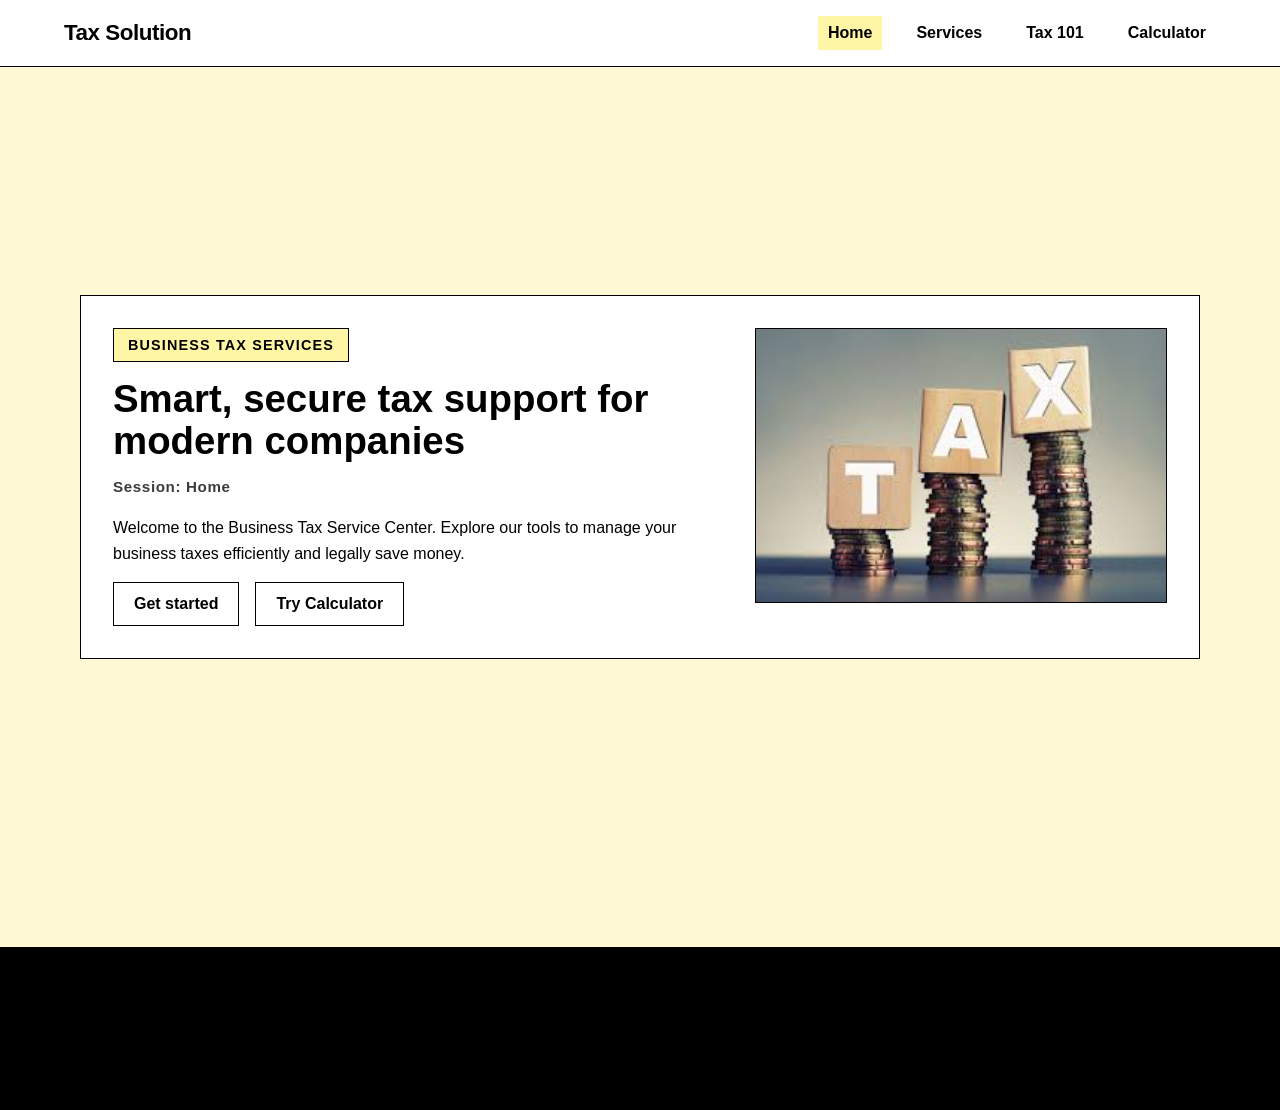
<file: index.html>
<!DOCTYPE html>
<html lang="en">
<head>
    <meta charset="UTF-8">
    <meta name="viewport" content="width=device-width, initial-scale=1.0">
    <title>Tax Solution</title>
    <link rel="stylesheet" href="Appearance/styles.css">
</head>
<body data-page="index">
    <nav class="navbar">
        <div class="nav-container">
            <a href="index.html" class="logo">Tax Solution</a>
            <ul class="nav-menu">
                <li><a href="index.html" class="active">Home</a></li>
                <li><a href="main.html">Services</a></li>
                <li><a href="tax-101.html">Tax 101</a></li>
                <li><a href="tax-calculator.html">Calculator</a></li>
            </ul>
        </div>
    </nav>

    <main class="page-content">
        <section class="hero-section" style="display: flex; align-items: center; justify-content: center; min-height: calc(100vh - 80px);">
            <div class="hero">
                <div class="hero-card">
                    <div class="hero-copy">
                        <p class="eyebrow">Business Tax Services</p>
                        <h1>Smart, secure tax support for modern companies</h1>
                        <p class="session-label">Session: Home</p>
                        <p id="message" class="message">Welcome to the Business Tax Service Center. Explore our tools to manage your business taxes efficiently and legally save money.</p>
                        <div style="display: flex; gap: 16px; flex-wrap: wrap;">
                            <button id="indexGetStarted" class="primary-button">Get started</button>
                            <button id="indexTryCalculator" class="secondary-button">Try Calculator</button>
                        </div>
                    </div>
                    <div class="hero-media">
                        <img src="Images and icons/main-page-photo.jpg" alt="Professional tax consultation">
                    </div>
                </div>
            </div>
        </section>
    </main>

    <footer class="footer">
        <div class="footer-content">
            <p>&copy; 2026 Tax Solution. Helping businesses save money legally.</p>
            <p>Not registered as a formal tax advisor. Consult with a professional for specific tax advice.</p>
        </div>
    </footer>

    <script src="Logic/script.js" defer></script>
</body>
</html>
</file>
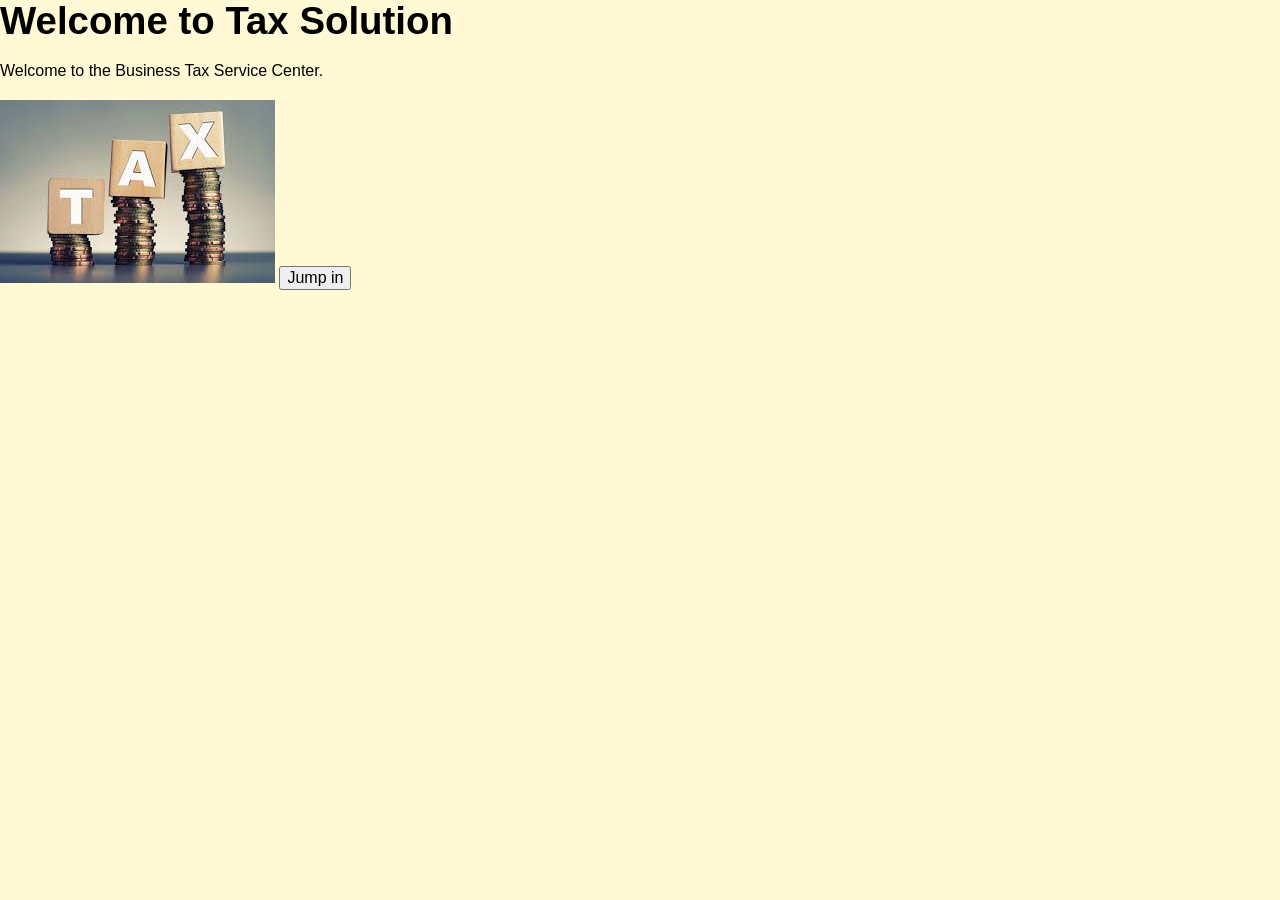
<file: Structure/index.html>
<!DOCTYPE html>
<html lang="en">
<head>
    <meta charset="UTF-8">
    <meta name="viewport" content="width=device-width, initial-scale=1.0">
    <title>tax solution</title>
    <link rel="stylesheet" href="../Appearance/styles.css">
</head>
<body>
 <div class="starter">
    <h1>Welcome to Tax Solution</h1>
    <p id="message" class="message">Welcome to the Business Tax Service Center.</p>
    <img src="../Images and icons/main-page-photo.jpg" alt="Main_Page_Photo">
    <button onclick="changeText()">Jump in</button>
    <script src="../Logic/script.js" defer></script>
</body>
</html>
</file>
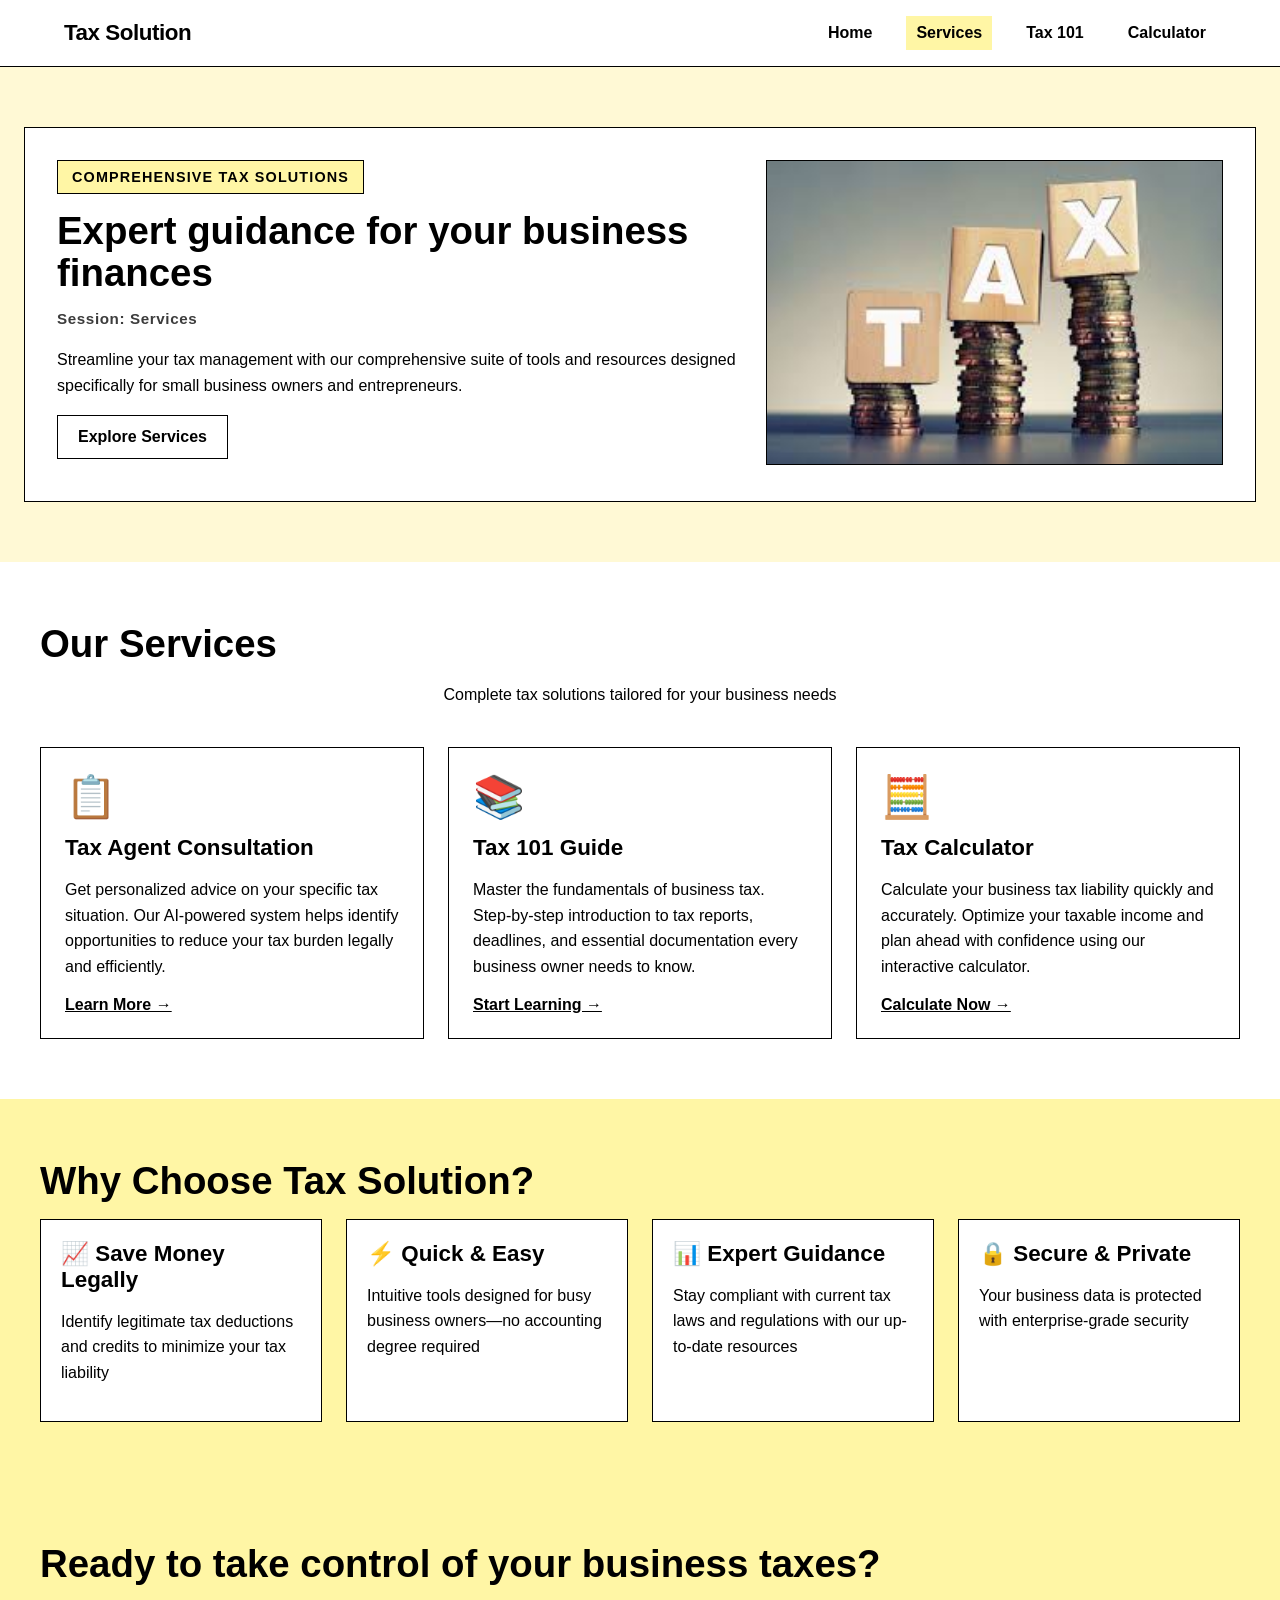
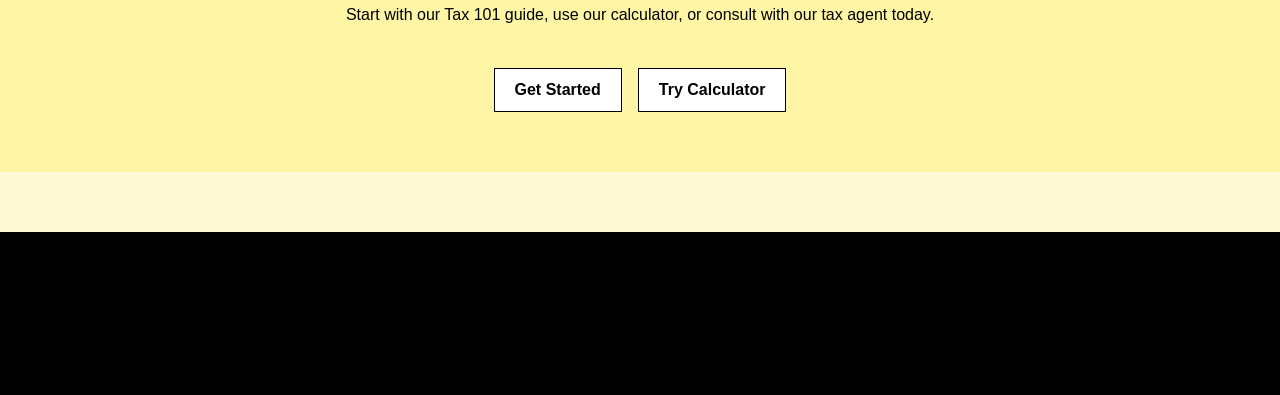
<file: main.html>
<!DOCTYPE html>
<html lang="en">
<head>
    <meta charset="UTF-8">
    <meta name="viewport" content="width=device-width, initial-scale=1.0">
    <title>Tax Solution - Business Tax Services</title>
    <link rel="stylesheet" href="Appearance/styles.css">
</head>
<body data-page="services">
    <nav class="navbar">
        <div class="nav-container">
            <a href="index.html" class="logo">Tax Solution</a>
            <ul class="nav-menu">
                <li><a href="index.html">Home</a></li>
                <li><a href="main.html" class="active">Services</a></li>
                <li><a href="tax-101.html">Tax 101</a></li>
                <li><a href="tax-calculator.html">Calculator</a></li>
            </ul>
        </div>
    </nav>

    <main class="page-content">
        <section class="hero-section">
            <div class="hero-card">
                <div class="hero-copy">
                    <p class="eyebrow">Comprehensive Tax Solutions</p>
                    <h1>Expert guidance for your business finances</h1>
                    <p class="session-label">Session: Services</p>
                    <p class="message">Streamline your tax management with our comprehensive suite of tools and resources designed specifically for small business owners and entrepreneurs.</p>
                    <button id="mainExploreServices" class="primary-button">Explore Services</button>
                </div>
                <div class="hero-media">
                    <img src="Images and icons/main-page-photo.jpg" alt="Professional tax consultation">
                </div>
            </div>
        </section>

        <section class="services-section">
            <div class="services-container">
                <h2>Our Services</h2>
                <p class="section-subtitle">Complete tax solutions tailored for your business needs</p>
                
                <div class="services-grid">
                    <div class="service-card">
                        <div class="service-icon">📋</div>
                        <h3>Tax Agent Consultation</h3>
                        <p>Get personalized advice on your specific tax situation. Our AI-powered system helps identify opportunities to reduce your tax burden legally and efficiently.</p>
                        <a href="tax-agent.html" class="card-link">Learn More →</a>
                    </div>

                    <div class="service-card">
                        <div class="service-icon">📚</div>
                        <h3>Tax 101 Guide</h3>
                        <p>Master the fundamentals of business tax. Step-by-step introduction to tax reports, deadlines, and essential documentation every business owner needs to know.</p>
                        <a href="tax-101.html" class="card-link">Start Learning →</a>
                    </div>

                    <div class="service-card">
                        <div class="service-icon">🧮</div>
                        <h3>Tax Calculator</h3>
                        <p>Calculate your business tax liability quickly and accurately. Optimize your taxable income and plan ahead with confidence using our interactive calculator.</p>
                        <a href="tax-calculator.html" class="card-link">Calculate Now →</a>
                    </div>
                </div>
            </div>
        </section>

        <section class="benefits-section">
            <div class="benefits-container">
                <h2>Why Choose Tax Solution?</h2>
                <div class="benefits-grid">
                    <div class="benefit-item">
                        <h4>📈 Save Money Legally</h4>
                        <p>Identify legitimate tax deductions and credits to minimize your tax liability</p>
                    </div>
                    <div class="benefit-item">
                        <h4>⚡ Quick & Easy</h4>
                        <p>Intuitive tools designed for busy business owners—no accounting degree required</p>
                    </div>
                    <div class="benefit-item">
                        <h4>📊 Expert Guidance</h4>
                        <p>Stay compliant with current tax laws and regulations with our up-to-date resources</p>
                    </div>
                    <div class="benefit-item">
                        <h4>🔒 Secure & Private</h4>
                        <p>Your business data is protected with enterprise-grade security</p>
                    </div>
                </div>
            </div>
        </section>

        <section class="cta-section">
            <div class="cta-content">
                <h2>Ready to take control of your business taxes?</h2>
                <p>Start with our Tax 101 guide, use our calculator, or consult with our tax agent today.</p>
                <div class="cta-buttons">
                    <button id="mainGetStartedTax101" class="primary-button">Get Started</button>
                    <button id="mainTryCalculator" class="secondary-button">Try Calculator</button>
                </div>
            </div>
        </section>
    </main>

    <footer class="footer">
        <div class="footer-content">
            <p>&copy; 2026 Tax Solution. Helping businesses save money legally.</p>
            <p>Not registered as a formal tax advisor. Consult with a professional for specific tax advice.</p>
        </div>
    </footer>

    <script src="Logic/script.js" defer></script>
</body>
</html>
</file>
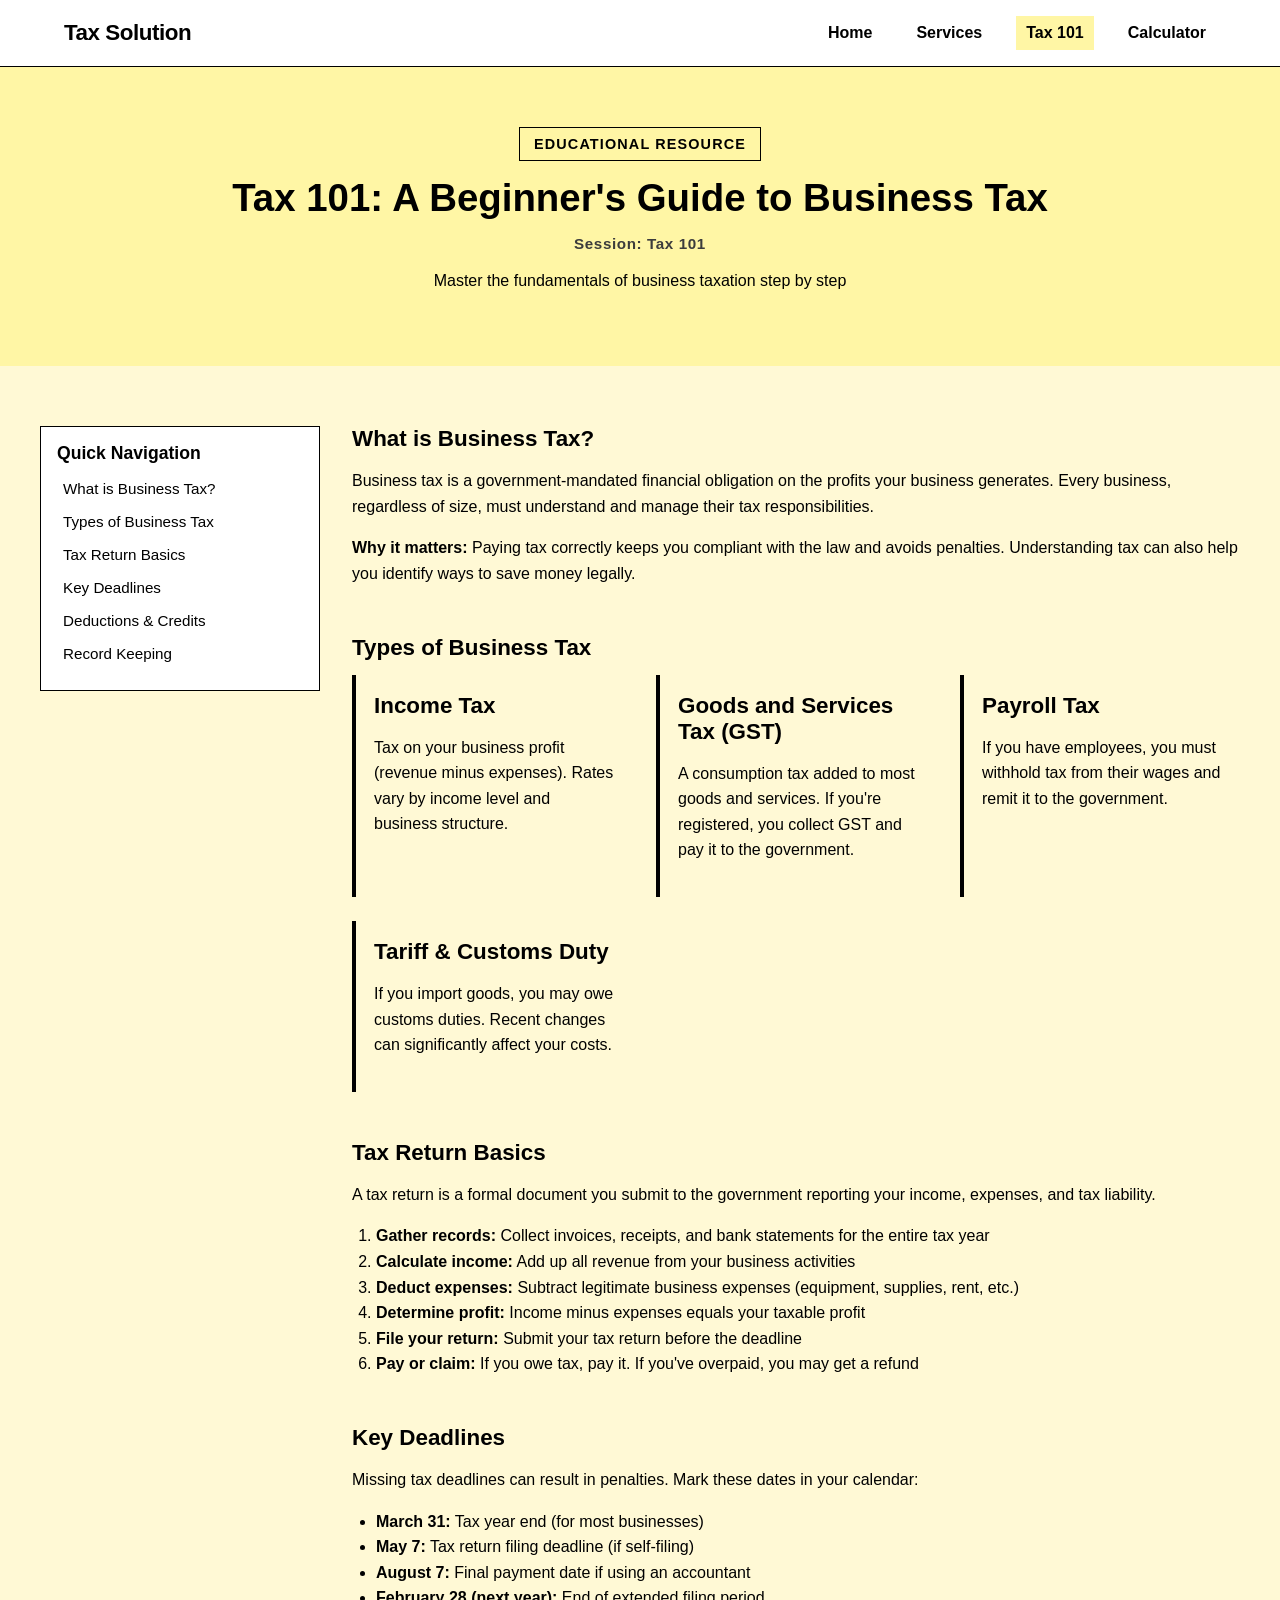
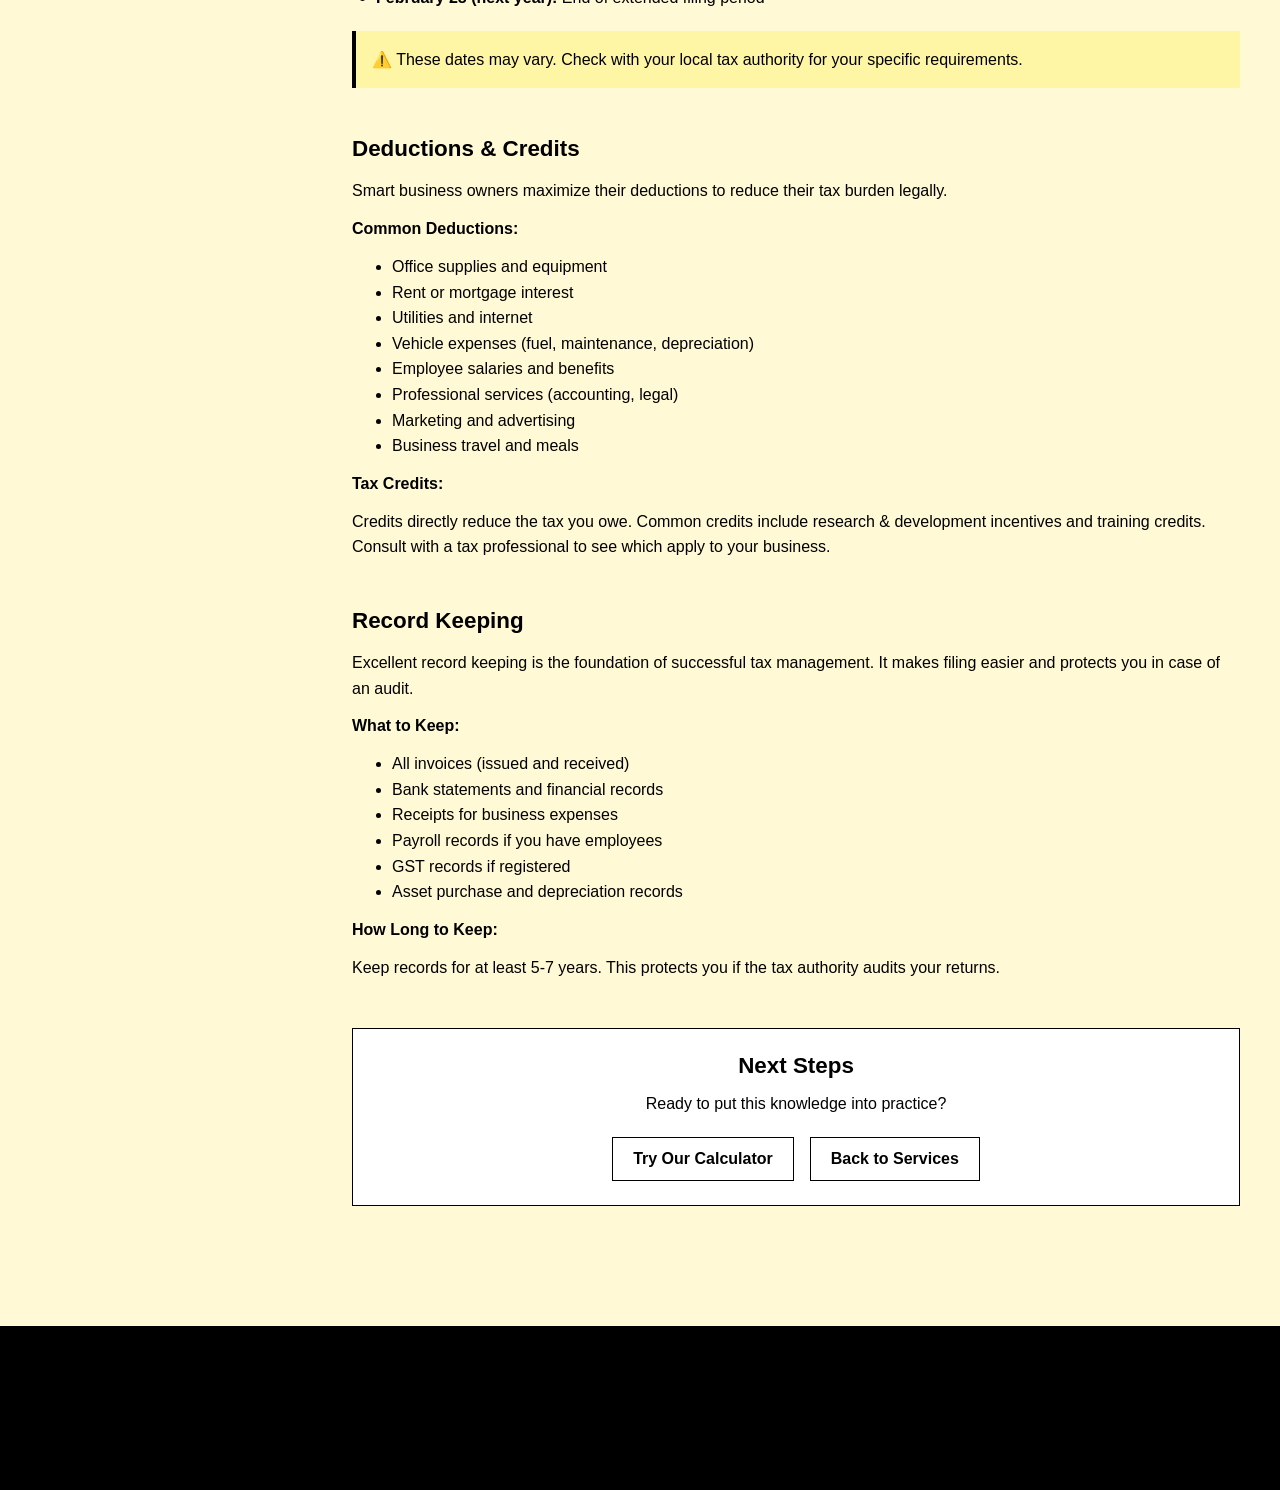
<file: tax-101.html>
<!DOCTYPE html>
<html lang="en">
<head>
    <meta charset="UTF-8">
    <meta name="viewport" content="width=device-width, initial-scale=1.0">
    <title>Tax 101 - Business Tax Guide</title>
    <link rel="stylesheet" href="Appearance/styles.css">
</head>
<body data-page="tax101">
    <nav class="navbar">
        <div class="nav-container">
            <a href="index.html" class="logo">Tax Solution</a>
            <ul class="nav-menu">
                <li><a href="index.html">Home</a></li>
                <li><a href="main.html">Services</a></li>
                <li><a href="tax-101.html" class="active">Tax 101</a></li>
                <li><a href="tax-calculator.html">Calculator</a></li>
            </ul>
        </div>
    </nav>

    <main class="page-content">
        <section class="guide-header">
            <div class="guide-hero">
                <p class="eyebrow">Educational Resource</p>
                <h1>Tax 101: A Beginner's Guide to Business Tax</h1>
                <p class="session-label">Session: Tax 101</p>
                <p class="subtitle">Master the fundamentals of business taxation step by step</p>
            </div>
        </section>

        <section class="guide-content">
            <div class="guide-container">
                <div class="table-of-contents">
                    <h3>Quick Navigation</h3>
                    <ul>
                        <li><a href="#section-1">What is Business Tax?</a></li>
                        <li><a href="#section-2">Types of Business Tax</a></li>
                        <li><a href="#section-3">Tax Return Basics</a></li>
                        <li><a href="#section-4">Key Deadlines</a></li>
                        <li><a href="#section-5">Deductions & Credits</a></li>
                        <li><a href="#section-6">Record Keeping</a></li>
                    </ul>
                </div>

                <div class="guide-sections">
                    <section id="section-1" class="guide-section">
                        <h2>What is Business Tax?</h2>
                        <p>Business tax is a government-mandated financial obligation on the profits your business generates. Every business, regardless of size, must understand and manage their tax responsibilities.</p>
                        <p><strong>Why it matters:</strong> Paying tax correctly keeps you compliant with the law and avoids penalties. Understanding tax can also help you identify ways to save money legally.</p>
                    </section>

                    <section id="section-2" class="guide-section">
                        <h2>Types of Business Tax</h2>
                        <div class="tax-types">
                            <div class="tax-type-card">
                                <h4>Income Tax</h4>
                                <p>Tax on your business profit (revenue minus expenses). Rates vary by income level and business structure.</p>
                            </div>
                            <div class="tax-type-card">
                                <h4>Goods and Services Tax (GST)</h4>
                                <p>A consumption tax added to most goods and services. If you're registered, you collect GST and pay it to the government.</p>
                            </div>
                            <div class="tax-type-card">
                                <h4>Payroll Tax</h4>
                                <p>If you have employees, you must withhold tax from their wages and remit it to the government.</p>
                            </div>
                            <div class="tax-type-card">
                                <h4>Tariff & Customs Duty</h4>
                                <p>If you import goods, you may owe customs duties. Recent changes can significantly affect your costs.</p>
                            </div>
                        </div>
                    </section>

                    <section id="section-3" class="guide-section">
                        <h2>Tax Return Basics</h2>
                        <p>A tax return is a formal document you submit to the government reporting your income, expenses, and tax liability.</p>
                        <ol class="ordered-list">
                            <li><strong>Gather records:</strong> Collect invoices, receipts, and bank statements for the entire tax year</li>
                            <li><strong>Calculate income:</strong> Add up all revenue from your business activities</li>
                            <li><strong>Deduct expenses:</strong> Subtract legitimate business expenses (equipment, supplies, rent, etc.)</li>
                            <li><strong>Determine profit:</strong> Income minus expenses equals your taxable profit</li>
                            <li><strong>File your return:</strong> Submit your tax return before the deadline</li>
                            <li><strong>Pay or claim:</strong> If you owe tax, pay it. If you've overpaid, you may get a refund</li>
                        </ol>
                    </section>

                    <section id="section-4" class="guide-section">
                        <h2>Key Deadlines</h2>
                        <p>Missing tax deadlines can result in penalties. Mark these dates in your calendar:</p>
                        <ul class="deadline-list">
                            <li><strong>March 31:</strong> Tax year end (for most businesses)</li>
                            <li><strong>May 7:</strong> Tax return filing deadline (if self-filing)</li>
                            <li><strong>August 7:</strong> Final payment date if using an accountant</li>
                            <li><strong>February 28 (next year):</strong> End of extended filing period</li>
                        </ul>
                        <p class="note">⚠️ These dates may vary. Check with your local tax authority for your specific requirements.</p>
                    </section>

                    <section id="section-5" class="guide-section">
                        <h2>Deductions & Credits</h2>
                        <p>Smart business owners maximize their deductions to reduce their tax burden legally.</p>
                        <h4>Common Deductions:</h4>
                        <ul>
                            <li>Office supplies and equipment</li>
                            <li>Rent or mortgage interest</li>
                            <li>Utilities and internet</li>
                            <li>Vehicle expenses (fuel, maintenance, depreciation)</li>
                            <li>Employee salaries and benefits</li>
                            <li>Professional services (accounting, legal)</li>
                            <li>Marketing and advertising</li>
                            <li>Business travel and meals</li>
                        </ul>
                        <h4>Tax Credits:</h4>
                        <p>Credits directly reduce the tax you owe. Common credits include research & development incentives and training credits. Consult with a tax professional to see which apply to your business.</p>
                    </section>

                    <section id="section-6" class="guide-section">
                        <h2>Record Keeping</h2>
                        <p>Excellent record keeping is the foundation of successful tax management. It makes filing easier and protects you in case of an audit.</p>
                        <h4>What to Keep:</h4>
                        <ul>
                            <li>All invoices (issued and received)</li>
                            <li>Bank statements and financial records</li>
                            <li>Receipts for business expenses</li>
                            <li>Payroll records if you have employees</li>
                            <li>GST records if registered</li>
                            <li>Asset purchase and depreciation records</li>
                        </ul>
                        <h4>How Long to Keep:</h4>
                        <p>Keep records for at least 5-7 years. This protects you if the tax authority audits your returns.</p>
                    </section>

                    <section class="next-steps">
                        <h2>Next Steps</h2>
                        <p>Ready to put this knowledge into practice?</p>
                        <div class="next-steps-buttons">
                            <button id="tax101Calculator" class="primary-button">Try Our Calculator</button>
                            <button id="tax101BackServices" class="secondary-button">Back to Services</button>
                        </div>
                    </section>
                </div>
            </div>
        </section>
    </main>

    <footer class="footer">
        <div class="footer-content">
            <p>&copy; 2026 Tax Solution. Educational resource for business owners.</p>
            <p>This is general information. Consult a tax professional for advice specific to your situation.</p>
        </div>
    </footer>

    <script src="Logic/script.js" defer></script>
</body>
</html>
</file>
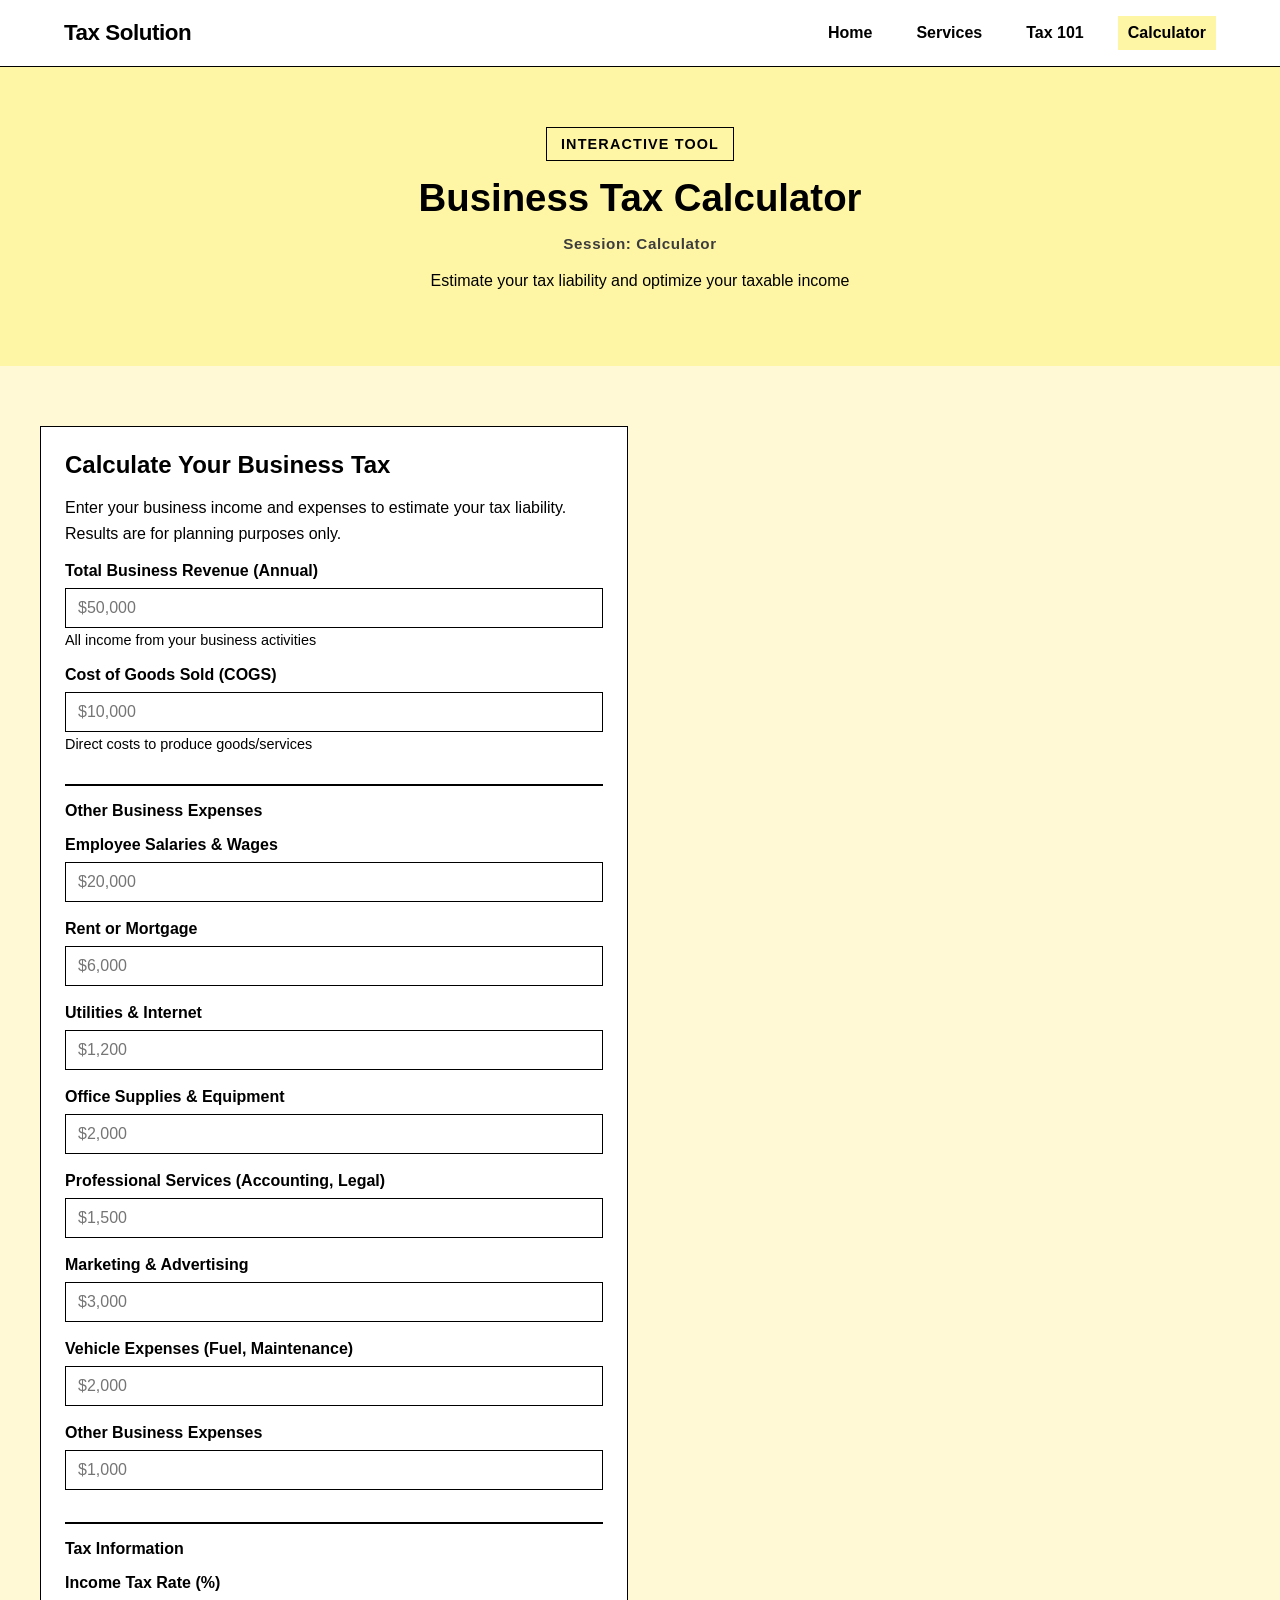
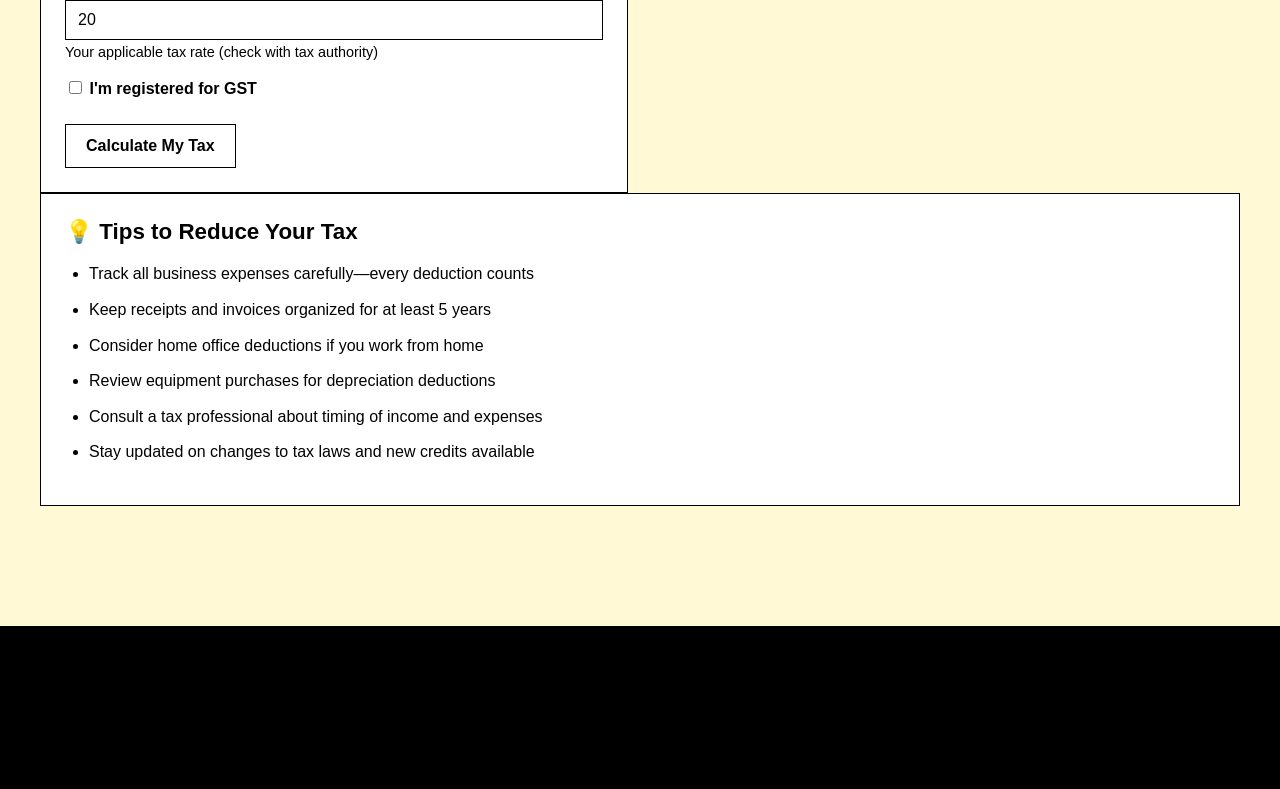
<file: tax-calculator.html>
<!DOCTYPE html>
<html lang="en">
<head>
    <meta charset="UTF-8">
    <meta name="viewport" content="width=device-width, initial-scale=1.0">
    <title>Tax Calculator - Business Tax Estimator</title>
    <link rel="stylesheet" href="Appearance/styles.css">
</head>
<body data-page="calculator">
    <nav class="navbar">
        <div class="nav-container">
            <a href="index.html" class="logo">Tax Solution</a>
            <ul class="nav-menu">
                <li><a href="index.html">Home</a></li>
                <li><a href="main.html">Services</a></li>
                <li><a href="tax-101.html">Tax 101</a></li>
                <li><a href="tax-calculator.html" class="active">Calculator</a></li>
            </ul>
        </div>
    </nav>

    <main class="page-content">
        <section class="calc-header">
            <div class="calc-hero">
                <p class="eyebrow">Interactive Tool</p>
                <h1>Business Tax Calculator</h1>
                <p class="session-label">Session: Calculator</p>
                <p class="subtitle">Estimate your tax liability and optimize your taxable income</p>
            </div>
        </section>

        <section class="calc-section">
            <div class="calc-container">
                <div class="calc-wrapper">
                    <div class="calc-form">
                        <h2>Calculate Your Business Tax</h2>
                        <p class="form-intro">Enter your business income and expenses to estimate your tax liability. Results are for planning purposes only.</p>

                        <form id="taxForm">
                            <div class="form-group">
                                <label for="totalRevenue">Total Business Revenue (Annual)</label>
                                <input type="number" id="totalRevenue" name="totalRevenue" placeholder="$50,000" min="0" step="100">
                                <small>All income from your business activities</small>
                            </div>

                            <div class="form-group">
                                <label for="costOfGoods">Cost of Goods Sold (COGS)</label>
                                <input type="number" id="costOfGoods" name="costOfGoods" placeholder="$10,000" min="0" step="100">
                                <small>Direct costs to produce goods/services</small>
                            </div>

                            <div class="form-divider">Other Business Expenses</div>

                            <div class="form-group">
                                <label for="salaries">Employee Salaries & Wages</label>
                                <input type="number" id="salaries" name="salaries" placeholder="$20,000" min="0" step="100">
                            </div>

                            <div class="form-group">
                                <label for="rent">Rent or Mortgage</label>
                                <input type="number" id="rent" name="rent" placeholder="$6,000" min="0" step="100">
                            </div>

                            <div class="form-group">
                                <label for="utilities">Utilities & Internet</label>
                                <input type="number" id="utilities" name="utilities" placeholder="$1,200" min="0" step="100">
                            </div>

                            <div class="form-group">
                                <label for="supplies">Office Supplies & Equipment</label>
                                <input type="number" id="supplies" name="supplies" placeholder="$2,000" min="0" step="100">
                            </div>

                            <div class="form-group">
                                <label for="professional">Professional Services (Accounting, Legal)</label>
                                <input type="number" id="professional" name="professional" placeholder="$1,500" min="0" step="100">
                            </div>

                            <div class="form-group">
                                <label for="marketing">Marketing & Advertising</label>
                                <input type="number" id="marketing" name="marketing" placeholder="$3,000" min="0" step="100">
                            </div>

                            <div class="form-group">
                                <label for="vehicle">Vehicle Expenses (Fuel, Maintenance)</label>
                                <input type="number" id="vehicle" name="vehicle" placeholder="$2,000" min="0" step="100">
                            </div>

                            <div class="form-group">
                                <label for="other">Other Business Expenses</label>
                                <input type="number" id="other" name="other" placeholder="$1,000" min="0" step="100">
                            </div>

                            <div class="form-divider">Tax Information</div>

                            <div class="form-group">
                                <label for="taxRate">Income Tax Rate (%)</label>
                                <input type="number" id="taxRate" name="taxRate" placeholder="20" min="0" max="100" step="0.1" value="20">
                                <small>Your applicable tax rate (check with tax authority)</small>
                            </div>

                            <div class="form-group">
                                <label for="gstRegistered">
                                    <input type="checkbox" id="gstRegistered" name="gstRegistered">
                                    I'm registered for GST
                                </label>
                            </div>

                            <div class="form-group" id="gstGroup" style="display: none;">
                                <label for="gstRate">GST Rate (%)</label>
                                <input type="number" id="gstRate" name="gstRate" placeholder="15" min="0" max="100" step="0.1" value="15">
                            </div>

                            <div class="form-group" id="salesWithGstGroup" style="display: none;">
                                <label for="salesWithGst">Sales Subject to GST</label>
                                <input type="number" id="salesWithGst" name="salesWithGst" placeholder="$45,000" min="0" step="100">
                                <small>Total sales that include GST</small>
                            </div>

                            <button id="calculateButton" type="button" class="primary-button calc-button">Calculate My Tax</button>
                        </form>
                    </div>

                    <div class="calc-results" id="resultsSection" style="display: none;">
                        <h2>Your Tax Estimate</h2>
                        
                        <div class="results-card main-result">
                            <div class="result-item">
                                <span class="result-label">Estimated Tax Liability</span>
                                <span class="result-value" id="estimatedTax">$0</span>
                            </div>
                        </div>

                        <div class="results-breakdown">
                            <div class="breakdown-card">
                                <h4>Income Summary</h4>
                                <div class="breakdown-item">
                                    <span>Total Revenue</span>
                                    <span id="displayRevenue">$0</span>
                                </div>
                                <div class="breakdown-item">
                                    <span>Total Expenses</span>
                                    <span id="displayExpenses">$0</span>
                                </div>
                                <div class="breakdown-item highlight">
                                    <span>Taxable Profit</span>
                                    <span id="displayProfit">$0</span>
                                </div>
                            </div>

                            <div class="breakdown-card">
                                <h4>Tax Breakdown</h4>
                                <div class="breakdown-item">
                                    <span>Income Tax</span>
                                    <span id="displayIncomeTax">$0</span>
                                </div>
                                <div class="breakdown-item" id="gstDisplayGroup" style="display: none;">
                                    <span>GST Liability</span>
                                    <span id="displayGst">$0</span>
                                </div>
                            </div>
                        </div>

                        <div class="calculator-note">
                            <p><strong>📌 Important:</strong> This is an estimate for planning purposes only. Actual tax liability may vary based on your specific situation, deductions, and applicable tax law. Consult with a tax professional for accurate calculations and advice.</p>
                        </div>

                        <div class="calc-actions">
                            <button id="downloadResults" class="primary-button">Download Results</button>
                            <button id="resetCalculator" class="secondary-button">Calculate Again</button>
                        </div>
                    </div>
                </div>

                <div class="calc-tips">
                    <h3>💡 Tips to Reduce Your Tax</h3>
                    <ul>
                        <li>Track all business expenses carefully—every deduction counts</li>
                        <li>Keep receipts and invoices organized for at least 5 years</li>
                        <li>Consider home office deductions if you work from home</li>
                        <li>Review equipment purchases for depreciation deductions</li>
                        <li>Consult a tax professional about timing of income and expenses</li>
                        <li>Stay updated on changes to tax laws and new credits available</li>
                    </ul>
                </div>
            </div>
        </section>
    </main>

    <footer class="footer">
        <div class="footer-content">
            <p>&copy; 2026 Tax Solution. Tax calculator tool for business planning.</p>
            <p>This calculator provides estimates only and is not a substitute for professional tax advice.</p>
        </div>
    </footer>

    <script src="Logic/script.js" defer></script>
</body>
</html>
</file>
<file: Appearance/styles.css>
:root {
    color-scheme: light;
    font-family: Arial, Helvetica, sans-serif;
    color: #000;
    background: #fff9d5;
}

* {
    box-sizing: border-box;
}

body {
    margin: 0;
    min-height: 100vh;
    display: flex;
    flex-direction: column;
    background: #fff9d5;
    color: #000;
}

a {
    color: #000;
    text-decoration: none;
}

button,
input,
select,
textarea {
    font: inherit;
}

.navbar {
    position: sticky;
    top: 0;
    z-index: 1000;
    background: #fff;
    border-bottom: 1px solid #000;
}

.nav-container {
    max-width: 1200px;
    margin: 0 auto;
    padding: 16px 24px;
    display: flex;
    justify-content: space-between;
    align-items: center;
}

.logo {
    font-size: 1.4rem;
    font-weight: 800;
    color: #000;
    text-decoration: none;
    letter-spacing: -0.02em;
}

.nav-menu {
    display: flex;
    list-style: none;
    gap: 24px;
    margin: 0;
    padding: 0;
}

.nav-menu a {
    display: inline-block;
    padding: 8px 10px;
    text-decoration: none;
    color: #000;
    font-weight: 600;
}

.nav-menu a:hover,
.nav-menu a.active {
    background: #fff6a5;
}

.page-content {
    flex: 1;
    width: 100%;
}

.hero-section,
.services-section,
.benefits-section,
.cta-section,
.calc-section,
.guide-content,
.guide-header,
.calc-header {
    padding: 60px 24px;
}

.hero {
    width: 100%;
    max-width: 1120px;
    margin: 0 auto;
}

.hero-card {
    display: grid;
    grid-template-columns: 1.5fr 1fr;
    gap: 24px;
    background: #fff;
    border: 1px solid #000;
    border-radius: 0;
    padding: 32px;
}

.hero-copy {
    text-align: left;
}

.eyebrow {
    display: inline-block;
    margin: 0 0 16px;
    padding: 8px 14px;
    background: #fff6a5;
    color: #000;
    font-size: 0.9rem;
    letter-spacing: 0.08em;
    text-transform: uppercase;
    font-weight: 700;
    border: 1px solid #000;
}

h1,
h2,
h3,
h4,
h5,
h6 {
    color: #000;
    margin: 0 0 16px;
}

h1 {
    font-size: clamp(2.2rem, 3vw, 3.6rem);
    line-height: 1.1;
}

.message,
.section-subtitle,
.cta-content p,
.form-intro,
.guide-section p,
.guide-section li,
.breakdown-item,
.service-card p,
.benefit-item p,
.tax-type-card p,
.calc-tips p,
.calc-tips li,
.footer-content p {
    color: #000;
    line-height: 1.6;
}

.primary-button,
.secondary-button,
.calc-button {
    display: inline-flex;
    align-items: center;
    justify-content: center;
    padding: 12px 20px;
    border: 1px solid #000;
    border-radius: 0;
    background: #fff;
    color: #000;
    font-size: 1rem;
    font-weight: 700;
    cursor: pointer;
    transition: none;
    text-decoration: none;
}

.primary-button:hover,
.secondary-button:hover,
.calc-button:hover {
    background: #fff6a5;
}

.hero-media img {
    width: 100%;
    height: auto;
    border: 1px solid #000;
    object-fit: cover;
}

.session-label {
    margin: 14px 0 20px;
    font-size: 0.95rem;
    letter-spacing: 0.04em;
    font-weight: 700;
    color: #3c3c3c;
}

.services-container,
.benefits-container,
.cta-content,
.calc-container {
    max-width: 1200px;
    margin: 0 auto;
}

.guide-container {
    max-width: 1200px;
    margin: 0 auto;
    display: grid;
    grid-template-columns: 280px 1fr;
    gap: 32px;
}

.services-section {
    background: #fff;
}

.services-section h2,
.benefits-section h2,
.cta-section h2,
.guide-content h2,
.guide-hero h1,
.calc-hero h1 {
    font-size: clamp(1.8rem, 3vw, 2.8rem);
}

.section-subtitle,
.cta-content p {
    text-align: center;
    margin-bottom: 40px;
    max-width: 600px;
    margin-left: auto;
    margin-right: auto;
}

.services-grid,
.benefits-grid,
.tax-types,
.results-breakdown,
.calc-wrapper {
    display: grid;
    gap: 24px;
}

.services-grid {
    grid-template-columns: repeat(auto-fit, minmax(280px, 1fr));
}

.service-card,
.benefit-item,
.table-of-contents,
.calc-form,
.calc-results,
.breakdown-card,
.calc-tips,
.next-steps {
    background: #fff;
    border: 1px solid #000;
    border-radius: 0;
    padding: 24px;
}

.service-card:hover,
.benefit-item:hover,
.breakdown-card:hover {
    background: #fff;
}

.service-icon {
    font-size: 2.6rem;
    margin-bottom: 14px;
}

.service-card h3,
.benefit-item h4,
.tax-type-card h4,
.calc-results h2,
.breakdown-card h4,
.calc-tips h3,
.next-steps h2,
.guide-section h2 {
    font-size: 1.4rem;
    margin-bottom: 14px;
}

.card-link {
    color: #000;
    text-decoration: underline;
    font-weight: 700;
}

.card-link:hover {
    background: #fff6a5;
}

.benefits-section {
    background: #fff6a5;
}

.benefits-grid {
    grid-template-columns: repeat(auto-fit, minmax(250px, 1fr));
}

.benefit-item {
    padding: 20px;
}

.cta-section {
    background: #fff6a5;
    color: #000;
}

.cta-buttons,
.next-steps-buttons,
.calc-actions {
    display: flex;
    gap: 16px;
    justify-content: center;
    flex-wrap: wrap;
    margin-top: 24px;
}

.footer {
    background: #000;
    color: #fff;
    padding: 32px 24px;
    text-align: center;
    margin-top: 60px;
}

.guide-header,
.calc-header {
    background: #fff6a5;
}

.guide-hero,
.calc-hero {
    max-width: 900px;
    margin: 0 auto;
    text-align: center;
}

.table-of-contents {
    padding: 16px;
    position: sticky;
    top: 100px;
    height: fit-content;
}

.table-of-contents h3 {
    margin-top: 0;
    font-size: 1.1rem;
    margin-bottom: 12px;
}

.table-of-contents ul {
    list-style: none;
    padding: 0;
    margin: 0;
}

.table-of-contents li {
    margin: 8px 0;
}

.table-of-contents a {
    color: #000;
    text-decoration: none;
    display: block;
    padding: 4px 6px;
    font-size: 0.95rem;
}

.table-of-contents a:hover {
    background: #fff6a5;
}

.guide-sections {
    flex: 1;
}

.guide-section {
    margin-bottom: 48px;
    scroll-margin-top: 100px;
}

.tax-types {
    grid-template-columns: repeat(auto-fit, minmax(220px, 1fr));
}

.tax-type-card {
    padding: 18px;
    border-left: 4px solid #000;
}

.ordered-list,
.deadline-list {
    padding-left: 24px;
}

.note,
.calculator-note {
    background: #fff6a5;
    border-left: 4px solid #000;
    padding: 16px;
    color: #000;
    margin: 20px 0;
}

.next-steps {
    text-align: center;
    margin-top: 48px;
}

.calc-wrapper {
    grid-template-columns: 1fr 1fr;
}

.calc-form,
.calc-results,
.calc-tips {
    padding: 24px;
}

.form-group {
    margin-bottom: 18px;
    display: flex;
    flex-direction: column;
}

.form-group label {
    font-weight: 700;
    color: #000;
    margin-bottom: 8px;
}

.form-group input {
    padding: 10px 12px;
    border: 1px solid #000;
    border-radius: 0;
    font-size: 1rem;
    background: #fff;
    color: #000;
}

.form-group input:focus {
    outline: 2px solid #000;
}

.form-group small {
    color: #000;
    margin-top: 4px;
    font-size: 0.9rem;
}

.form-divider {
    font-weight: 700;
    color: #000;
    margin: 32px 0 16px;
    padding-top: 16px;
    border-top: 2px solid #000;
}

.main-result {
    background: #fff;
    color: #000;
    padding: 24px;
    border: 1px solid #000;
    text-align: center;
}

.result-item {
    display: flex;
    flex-direction: column;
    gap: 8px;
}

.result-label {
    font-size: 1rem;
    opacity: 0.9;
}

.result-value {
    font-size: 2rem;
    font-weight: 800;
}

.results-breakdown {
    margin-bottom: 24px;
}

.breakdown-item {
    display: flex;
    justify-content: space-between;
    padding: 10px 0;
    border-bottom: 1px solid #000;
}

.breakdown-item:last-child {
    border-bottom: none;
}

.breakdown-item.highlight {
    font-weight: 700;
}

.calculator-note p {
    margin: 0;
}

.calc-tips ul {
    padding-left: 24px;
}

.calc-tips li {
    margin: 10px 0;
    line-height: 1.6;
}

@media (max-width: 1024px) {
    .guide-container,
    .calc-wrapper {
        grid-template-columns: 1fr;
    }

    .table-of-contents {
        position: static;
        margin-bottom: 40px;
    }
}

@media (max-width: 768px) {
    .hero-section,
    .services-section,
    .benefits-section,
    .cta-section,
    .calc-section,
    .guide-content,
    .guide-header,
    .calc-header {
        padding: 40px 16px;
    }

    .nav-menu {
        gap: 12px;
        flex-wrap: wrap;
    }

    .cta-buttons,
    .next-steps-buttons,
    .calc-actions {
        flex-direction: column;
    }

    .cta-buttons .primary-button,
    .cta-buttons .secondary-button,
    .next-steps-buttons .primary-button,
    .next-steps-buttons .secondary-button,
    .calc-actions .primary-button,
    .calc-actions .secondary-button {
        width: 100%;
    }

    .hero-card {
        grid-template-columns: 1fr;
        padding: 24px;
    }

    .hero-copy {
        text-align: center;
    }
}
</file>
